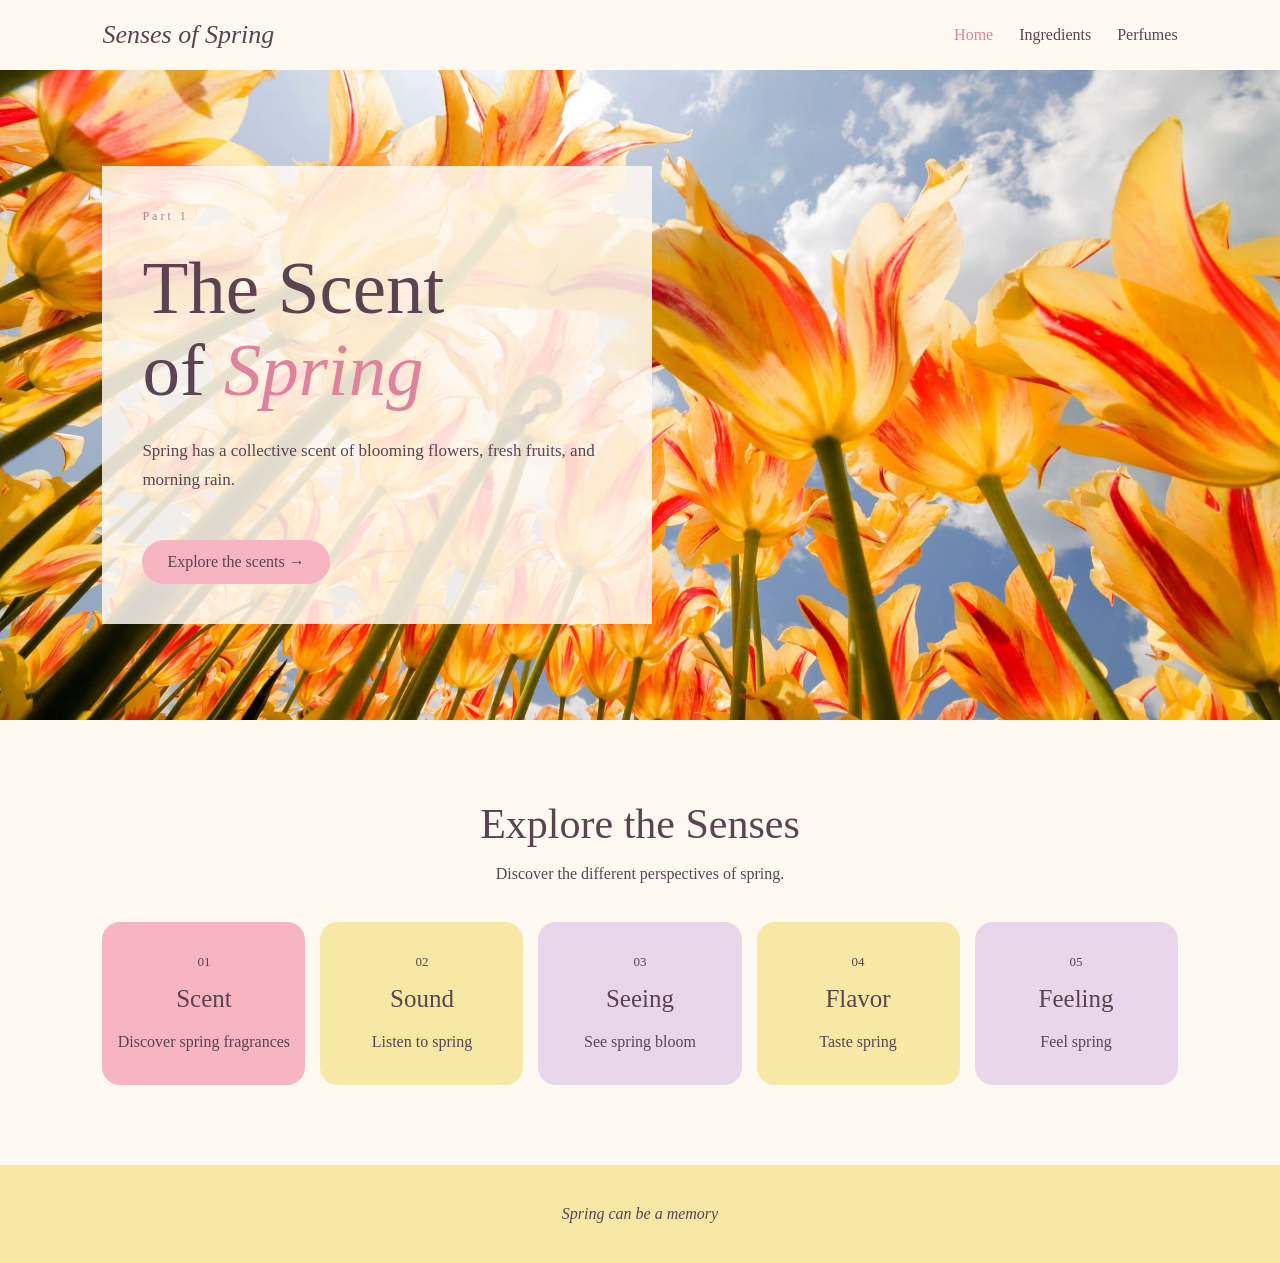
<file: index.html>
<!DOCTYPE html>
<html lang="en">
<head>
    <meta charset="UTF-8">
    <meta name="viewport" content="width=device-width, initial-scale=1.0">
    <title>The Scent of Spring</title>
    <link rel="stylesheet" href="style.css">
</head>

<body>

<nav>
    <h2>Senses of Spring</h2>
    <div>
        <a href="index.html" class="active">Home</a>
        <a href="../page1/index.html">Ingredients</a>
        <a href="../page2/index.html">Perfumes</a>
    </div>
</nav>

<section id="home" class="home">

    <div class="home-content">
        <p class="small-title">Part 1</p>

        <h1>The Scent<br>of <span>Spring</span></h1>

        <p class="intro">
            Spring has a collective scent of blooming flowers, fresh fruits, and morning rain.
        </p>

        <a href="../page1/index.html" class="main-button">
            Explore the scents →
        </a>
    </div>

</section>

<section class="hub">

    <h2>Explore the Senses</h2>
    <p>Discover the different perspectives of spring.</p>

    <div class="hub-grid">

        <a href="../page1/index.html" class="hub-card scent">
            <span>01</span>
            <h3>Scent</h3>
            <p>Discover spring fragrances</p>
        </a>

        <a href="sound/page2.html" class="hub-card">
            <span>02</span>
            <h3>Sound</h3>
            <p>Listen to spring</p>
        </a>

        <a href="sight/page2.html" class="hub-card">
            <span>03</span>
            <h3>Seeing</h3>
            <p>See spring bloom</p>
        </a>

        <a href="taste/flavors.html" class="hub-card">
            <span>04</span>
            <h3>Flavor</h3>
            <p>Taste spring</p>
        </a>

        <a href="feel/touch.html" class="hub-card">
            <span>05</span>
            <h3>Feeling</h3>
            <p>Feel spring</p>
        </a>

    </div>

</section>


<footer>
    <p>Spring can be a memory</p>
</footer>

</body>
</html>
</file>
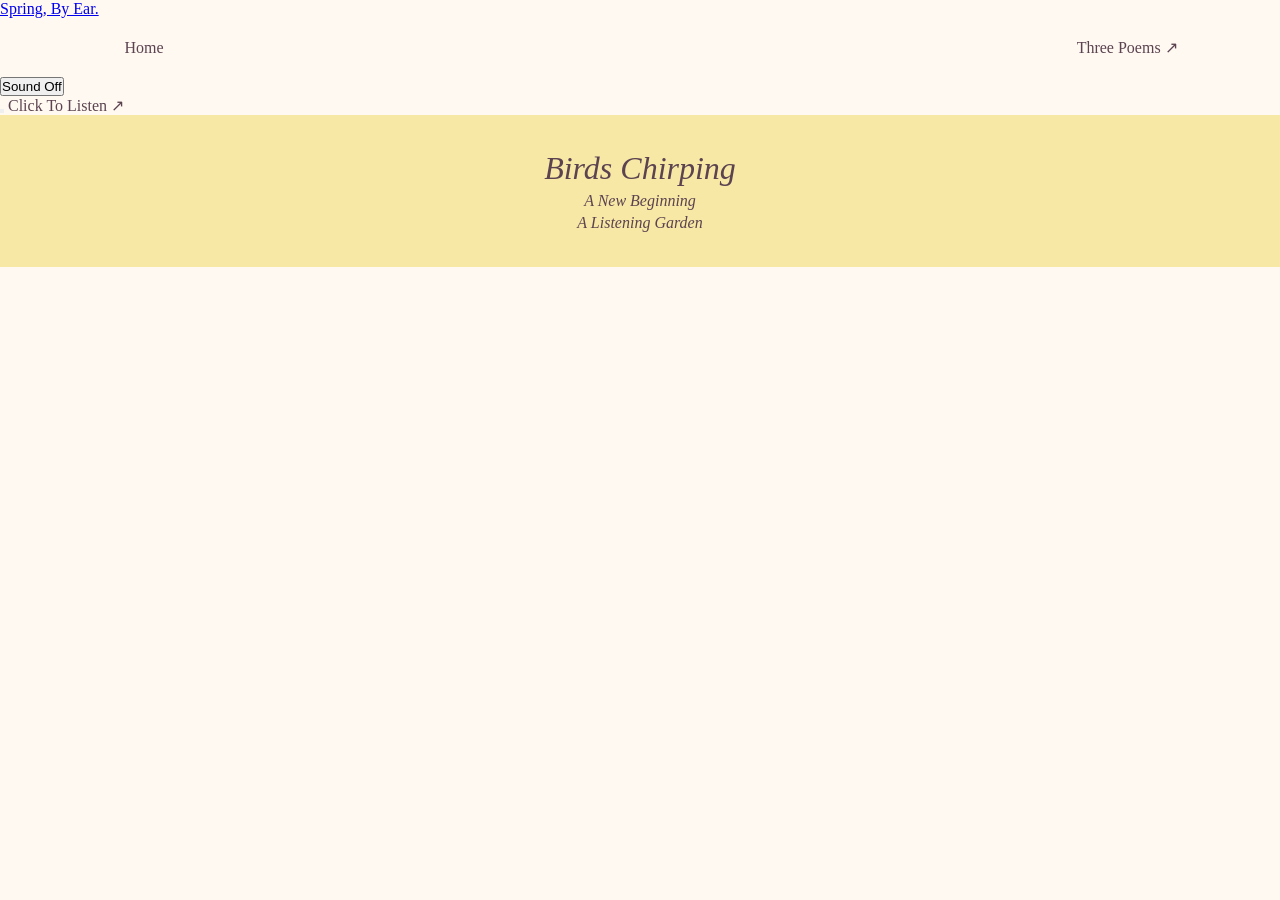
<file: page2.html>
<!doctype html>
<html lang="en">
<head>
<meta charset="utf-8">
<meta name="viewport" content="width=device-width, initial-scale=1">
<meta name="theme-color" content="#dbb5b7">
<title>Spring, By Ear — A Listening Garden</title>
<link rel="stylesheet" href="style.css">
<script defer src="script.js"></script>
</head>
<body>
<main id="garden" class="garden" aria-label="Spring listening garden">
 <div class="world active" data-index="0" style="--photo:url('assets/spring-bird.jpg')"><div class="photo"></div></div>
 <div class="world" data-index="1" style="--photo:url('assets/gentle-rain-custom.jpg')"><div class="photo"></div><div class="rain-layer"></div></div>
 <div class="world" data-index="2" style="--photo:url('assets/breeze-custom.jpg')"><div class="photo"></div></div>
 <div class="world" data-index="3" style="--photo:url('assets/bees-scene.jpg')"><div class="photo"></div></div>
 <div class="world" data-index="4" style="--photo:url('assets/growing-plants-scene.jpg')"><div class="photo"></div></div>
 <div class="world" data-index="5" style="--photo:url('assets/seed-pods-scene.jpg')"><div class="photo"></div></div>
 <div class="world" data-index="6" style="--photo:url('assets/water-droplets-custom.jpg')"><div class="photo"></div></div>
 <div class="world" data-index="7" style="--photo:url('assets/garden-path-scene.jpg')"><div class="photo"></div></div>
 <div class="backup-photo" aria-hidden="true"></div><div class="wash" aria-hidden="true"></div><div class="grain" aria-hidden="true"></div>
 <header class="topbar">
  <a class="brand" href="../index.html">Spring, By Ear.</a>
  <nav class="page-links"><a href="../index.html">Home</a><a href="page3.html">Three Poems ↗</a></nav>
  <button id="soundToggle" class="sound-button" type="button" aria-label="Enable sound" aria-pressed="false"><span class="bars" aria-hidden="true"><b></b><b></b><b></b><b></b></span><span id="soundText">Sound Off</span></button>
 </header>
 <div class="interaction">
   <button id="spinWheel" class="spin-wheel" type="button" aria-label="Click to spin to the next spring scene"><span id="wheelFace" class="wheel-face" aria-hidden="true"><span class="petal p1"></span><span class="petal p2"></span><span class="petal p3"></span><span class="petal p4"></span><span class="center-dot"></span></span></button>
   <span id="spinHint" class="spin-hint">Click To Listen <span aria-hidden="true">↗</span></span>
 </div>
 <footer class="footer"><div class="caption"><h1 id="sceneName">Birds Chirping</h1><p id="sceneMicro">A New Beginning</p></div><div class="footer-note">A Listening Garden</div></footer>
 <div id="preloadStatus" class="sr-only" aria-live="polite"></div><div class="audio-message" id="audioMessage" role="status" aria-live="polite"></div>
</main>
</body>
</html>
</file>
<file: style.css>
* {
    margin: 0;
    padding: 0;
    box-sizing: border-box;
}

html {
    scroll-behavior: smooth;
}

body {
    background-color: #fff9f2;
    color: #5b4350;
    font-family: Georgia, serif;
}

section {
    padding: 80px 8%;
}

h1, h2, h3 {
    font-weight: normal;
}

p {
    line-height: 1.7;
}

nav {
    display: flex;
    justify-content: space-between;
    align-items: center;
    padding: 20px 8%;
    background-color: #fff9f2;
}

nav h2 {
    font-style: italic;
    font-size: 26px;
}

nav a {
    color: #5b4350;
    text-decoration: none;
    margin-left: 22px;
}

nav a:hover {
    color: #df829b;
}

.home {
    min-height: 650px;
    display: flex;
    align-items: center;
    background-image: url("gettyimages-108198334.jpg");
    background-size: cover;
    background-position: center;
}

.home-content {
    max-width: 550px;
    padding: 40px;
    background-color: rgba(255, 249, 242, 0.85);
}

.small-title {
    color: #b47d8c;
    letter-spacing: 3px;
    font-size: 12px;
    margin-bottom: 20px;
}

.home h1 {
    font-size: 75px;
    line-height: 1.1;
}

.home h1 span {
    color: #df829b;
    font-style: italic;
}

.intro {
    margin: 25px 0;
    font-size: 17px;
}

.main-button {
    display: inline-block;
    background-color: #f7b5c1;
    color: #5b4350;
    text-decoration: none;
    padding: 13px 25px;
    border-radius: 30px;
    margin-top: 20px;
}

.main-button:hover {
    background-color: #e9d6ea;
}

.hub {
    text-align: center;
}

.hub h2 {
    font-size: 42px;
}

.hub > p {
    margin: 12px 0 35px;
}

.hub-grid {
    display: grid;
    grid-template-columns: repeat(5, 1fr);
    gap: 15px;
}

.hub-card {
    padding: 30px 15px;
    background-color: #e9d6ea;
    color: #5b4350;
    text-decoration: none;
    border-radius: 18px;
}

.hub-card:nth-child(even) {
    background-color: #f8e8a6;
}

.hub-card.scent {
    background-color: #f7b5c1;
}

.hub-card span {
    font-size: 13px;
}

.hub-card h3 {
    font-size: 25px;
    margin: 15px 0;
}

.hub-card:hover {
    transform: translateY(-5px);
}

.ingredients {
    text-align: center;
    background-color: #f8eefa;
}

.ingredients h2,
.perfumes h2 {
    font-size: 43px;
}

.description {
    max-width: 550px;
    margin: 15px auto 40px;
}

.ingredient-grid {
    display: grid;
    grid-template-columns: repeat(3, 1fr);
    gap: 20px;
    max-width: 850px;
    margin: auto;
}

.ingredient-grid button {
    background-color: #fff9f2;
    padding: 25px;
    border: 1px solid #e9d6ea;
    border-radius: 18px;
    color: #5b4350;
    cursor: pointer;
}

.ingredient-grid button:hover {
    background-color: #f7b5c1;
}

.ingredient-grid span {
    font-size: 35px;
}

.ingredient-grid h3 {
    font-size: 23px;
    margin: 10px 0;
}

.ingredient-grid p {
    font-size: 14px;
}

.info-box {
    background-color: white;
    max-width: 700px;
    margin: 40px auto 20px;
    padding: 30px;
    border-radius: 20px;
    border: 1px solid #e9d6ea;
}

.info-box h3 {
    font-size: 27px;
    margin-bottom: 12px;
}

.info-box p {
    margin: 8px 0;
}

.perfumes {
    text-align: center;
}

.perfume-grid {
    display: grid;
    grid-template-columns: repeat(3, 1fr);
    gap: 25px;
    max-width: 1000px;
    margin: auto;
}

.perfume-card {
    background-color: white;
    border: none;
    border-radius: 15px;
    padding-bottom: 25px;
    overflow: hidden;
    color: #5b4350;
    cursor: pointer;
}

.perfume-card img {
    width: 100%;
    height: 280px;
    object-fit: cover;
}

.perfume-card h3 {
    font-size: 23px;
    margin-top: 20px;
}

.perfume-card p {
    margin: 8px;
}

.perfume-card span {
    display: inline-block;
    margin-top: 12px;
    color: #c77c91;
}

.perfume-card:hover {
    background-color: #f8e8a6;
}

.journey {
    margin: 70px auto 30px;
    max-width: 700px;
}

.journey h2 {
    font-size: 35px;
}

.journey > p {
    margin: 12px 0 25px;
}

.scent-timeline {
    display: flex;
    justify-content: space-between;
    gap: 15px;
    margin: 40px 0 30px;
}

.timeline-item {
    flex: 1;
    padding: 18px 10px;
    background-color: #e9d6ea;
    border-radius: 15px;
    opacity: 0.5;
    transition: 0.3s;
}

.timeline-item.active {
    background-color: #f7b5c1;
    opacity: 1;
}

.timeline-item span {
    font-size: 13px;
    letter-spacing: 2px;
}

.timeline-item p {
    margin-top: 8px;
    font-size: 14px;
}

.stage-buttons {
    margin: 25px 0;
}

.stage-buttons button {
    padding: 12px 20px;
    margin: 5px;
    border: 1px solid #e9d6ea;
    border-radius: 25px;
    background-color: #e9d6ea;
    color: #5b4350;
    cursor: pointer;
    font-family: Georgia, serif;
    transition: 0.3s;
}

.stage-buttons button:hover,
.stage-buttons button.active {
    background-color: #df829b;
    color: white;
}

.stage-card {
    background-color: white;
    padding: 35px;
    margin-top: 20px;
    border-radius: 20px;
    border: 1px solid #e9d6ea;
    text-align: left;
}

.stage-number {
    color: #b47d8c;
    font-size: 12px;
    letter-spacing: 3px;
}

.stage-card h3 {
    font-size: 32px;
    margin: 15px 0 5px;
}

.stage-subtitle {
    color: #c77c91;
    font-style: italic;
    margin-bottom: 18px;
}

.stage-description {
    line-height: 1.8;
}

.scent-ingredients {
    display: flex;
    flex-wrap: wrap;
    gap: 10px;
    margin: 25px 0;
}

.scent-ingredients span {
    background-color: #f8eefa;
    padding: 10px 16px;
    border-radius: 20px;
    font-size: 14px;
}

.stage-time {
    font-size: 13px;
    color: #987d8a;
    font-style: italic;
}

footer {
    text-align: center;
    padding: 35px;
    background-color: #f8e8a6;
    font-style: italic;
}

@media (max-width: 700px) {

    nav {
        flex-direction: column;
        gap: 15px;
    }

    nav a {
        margin: 0 7px;
    }

    .home h1 {
        font-size: 50px;
    }

    .hub-grid {
        grid-template-columns: repeat(2, 1fr);
    }

    .ingredient-grid {
        grid-template-columns: repeat(2, 1fr);
    }

    .perfume-grid {
        grid-template-columns: 1fr;
    }

    .scent-timeline {
        gap: 8px;
    }

    .timeline-item {
        padding: 12px 6px;
    }

    .timeline-item p {
        font-size: 11px;
    }

    .stage-card {
        padding: 22px;
    }

    .stage-card h3 {
        font-size: 26px;
    }

    .stage-buttons button {
        padding: 10px 14px;
    }

}

nav a.active {
    color: #df829b;
}
</file>
